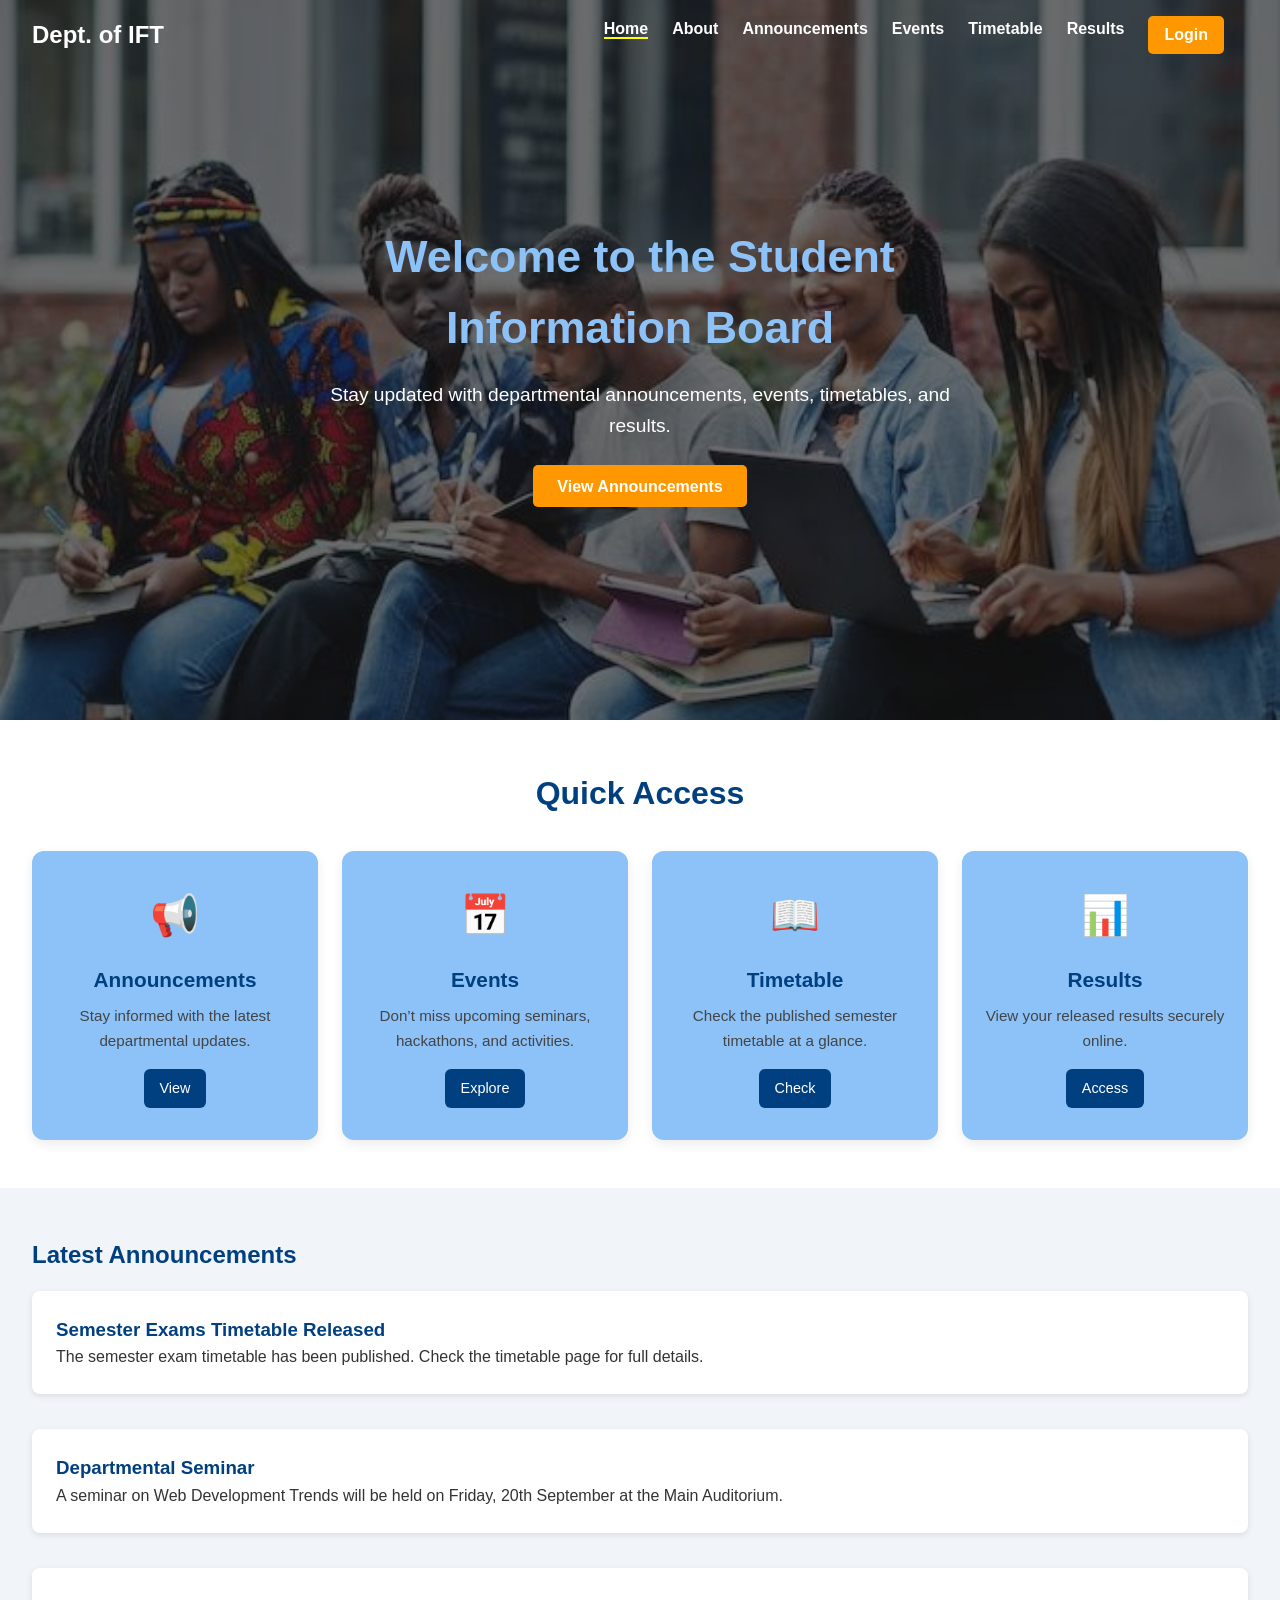
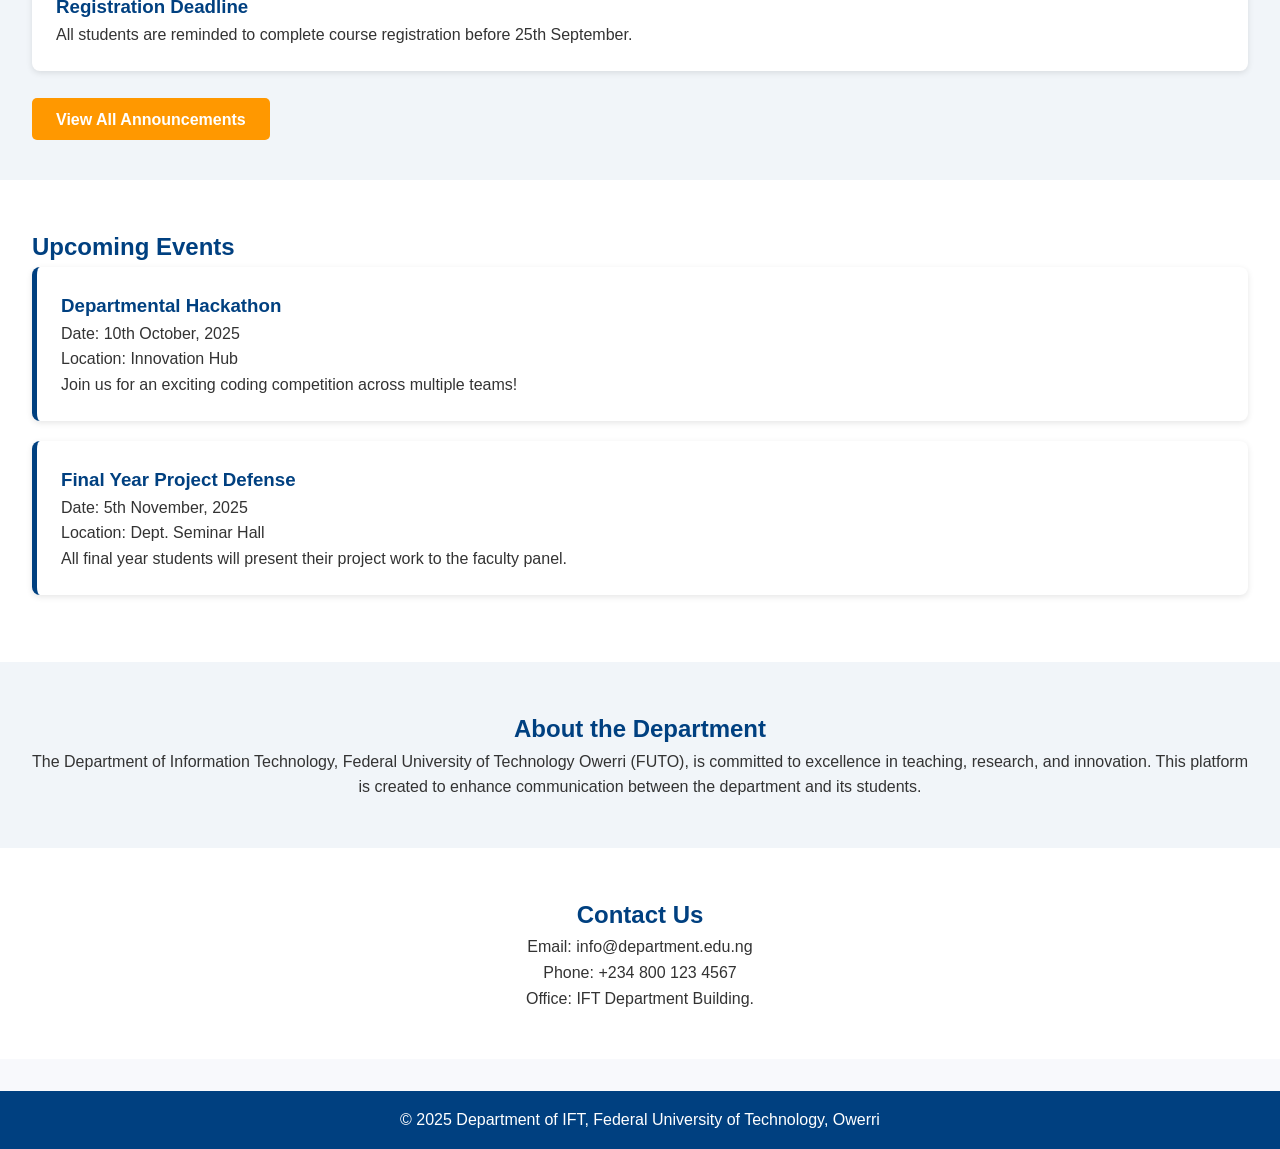
<file: index.html>
<!DOCTYPE html>
<html lang="en">
<head>
  <meta charset="UTF-8">
  <meta name="viewport" content="width=device-width, initial-scale=1.0">
  <title>Student Information Board | Department of IFT</title>
  <link rel="stylesheet" href="./styles/styles.css">
  <link rel="icon" href="./images/naitlogo.jpg">
  <script src="./scripts/script.js" defer></script>
  <link rel="stylesheet" href="https://cdnjs.cloudflare.com/ajax/libs/font-awesome/6.4.0/css/all.min.css">
</head>
<body>
  <header class="site-header" id="mainHeader">
    <div class="logo">Dept. of IFT</div>

    <!-- Hamburger for Mobile -->
    <div class="menu-toggle" id="menuToggle">
      <i class="fas fa-bars"></i>
    </div>

    <nav class="navbar" id="navbarMenu">
      <ul>
        <li><a href="index.html" class="active">Home</a></li>
        <li><a href="about.html">About</a></li>
        <li><a href="announcements.html">Announcements</a></li>
        <li><a href="events.html">Events</a></li>
        <li><a href="timetable.html">Timetable</a></li>
        <li><a href="results.html">Results</a></li>

        <!-- Auth Buttons -->
        <li><a href="login.html" class="login-btn">Login</a></li>
        <li><a href="#" class="logout-btn" style="display: none;">Logout</a></li>

      </ul>
    </nav>
  </header>


  <!-- Hero Section -->
  <section class="hero">
    <div class="overlay">
      <div class="hero-text animate">
        <h1>Welcome to the Student Information Board</h1>
        <p>Stay updated with departmental announcements, events, timetables, and results.</p>
        <a href="announcements.html" class="btn">View Announcements</a>
      </div>
    </div>
  </section>

  <!-- Quick Links Section -->
  <section class="quick-links">
    <h2>Quick Access</h2>
    <div class="card-container">

      <div class="card animate">
        <div class="card-icon">📢</div>
        <h3>Announcements</h3>
        <p>Stay informed with the latest departmental updates.</p>
        <a href="announcements.html" class="card-btn">View</a>
      </div>

      <div class="card animate">
        <div class="card-icon">📅</div>
        <h3>Events</h3>
        <p>Don’t miss upcoming seminars, hackathons, and activities.</p>
      <a href="events.html" class="card-btn">Explore</a>
      </div>

      <div class="card animate">
        <div class="card-icon">📖</div>
        <h3>Timetable</h3>
        <p>Check the published semester timetable at a glance.</p>
        <a href="timetable.html" class="card-btn">Check</a>
      </div>

      <div class="card animate">
        <div class="card-icon">📊</div>
        <h3>Results</h3>
        <p>View your released results securely online.</p>
        <a href="results.html" class="card-btn">Access</a>
      </div>

    </div>
  </section>


  <!-- Latest Announcements -->
  <section class="latest-announcements animate">
    <h2>Latest Announcements</h2>
    <div class="announcement-list">
      <article class="announcement">
        <h3>Semester Exams Timetable Released</h3>
        <p>The semester exam timetable has been published. Check the timetable page for full details.</p>
      </article>
      <article class="announcement">
        <h3>Departmental Seminar</h3>
        <p>A seminar on Web Development Trends will be held on Friday, 20th September at the Main Auditorium.</p>
      </article>
      <article class="announcement">
        <h3>Registration Deadline</h3>
        <p>All students are reminded to complete course registration before 25th September.</p>
      </article>
    </div>
    <a href="announcements.html" class="btn">View All Announcements</a>
  </section>

  <!-- Upcoming Events -->
  <section class="events animate">
    <h2>Upcoming Events</h2>
    <div class="event-card">
      <h3>Departmental Hackathon</h3>
      <p>Date: 10th October, 2025</p>
      <p>Location: Innovation Hub</p>
      <p>Join us for an exciting coding competition across multiple teams!</p>
    </div>
    <div class="event-card">
      <h3>Final Year Project Defense</h3>
      <p>Date: 5th November, 2025</p>
      <p>Location: Dept. Seminar Hall</p>
      <p>All final year students will present their project work to the faculty panel.</p>
    </div>
  </section>

  <!-- Department Info -->
  <section class="about animate">
    <h2>About the Department</h2>
    <p>
      The Department of Information Technology, Federal University of Technology Owerri (FUTO), 
      is committed to excellence in teaching, research, and innovation. 
      This platform is created to enhance communication between the department and its students.
    </p>
  </section>

  <!-- Contact Section -->
  <section class="contact animate">
    <h2>Contact Us</h2>
    <p>Email: info@department.edu.ng</p>
    <p>Phone: +234 800 123 4567</p>
    <p>Office: IFT Department Building.</p>
  </section>

  <!-- Footer -->
  <footer class="site-footer">
    <p>&copy; 2025 Department of IFT, Federal University of Technology, Owerri</p>
  </footer>

  <script src="./scripts/global.js" defer></script>
</body>
</html>
</file>
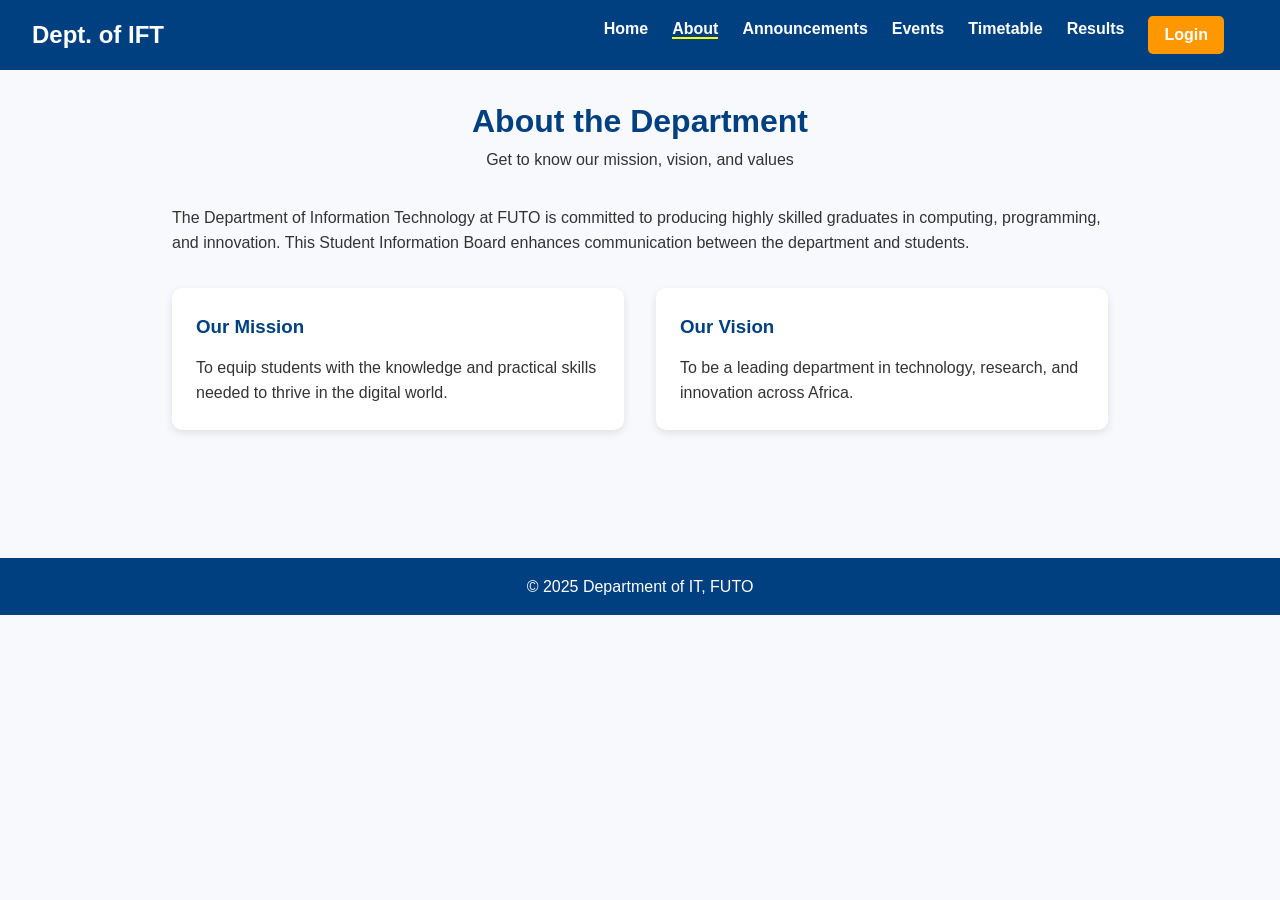
<file: about.html>
<!DOCTYPE html>
<html lang="en">
<head>
    <meta charset="UTF-8">
    <meta name="viewport" content="width=device-width, initial-scale=1.0">
    <title>About | Student Information Board</title>
    <link rel="stylesheet" href="./styles/global.css">
    <link rel="stylesheet" href="./styles/about.css">
    <link rel="icon" href="./images/naitlogo.jpg">
    <script src="./scripts/script.js" defer></script>
    <link rel="stylesheet" href="https://cdnjs.cloudflare.com/ajax/libs/font-awesome/6.4.0/css/all.min.css">
</head>
<body>
    <!-- Header (reuse navbar) -->
    <header class="site-header" id="mainHeader">
        <div class="logo">Dept. of IFT</div>

        <!-- Hamburger for Mobile -->
        <div class="menu-toggle" id="menuToggle">
        <i class="fas fa-bars"></i>
        </div>

        <nav class="navbar" id="navbarMenu">
        <ul>
            <li><a href="index.html">Home</a></li>
            <li><a href="about.html" class="active">About</a></li>
            <li><a href="announcements.html">Announcements</a></li>
            <li><a href="events.html">Events</a></li>
            <li><a href="timetable.html">Timetable</a></li>
            <li><a href="results.html">Results</a></li>

            <!-- Auth Buttons -->
            <li><a href="login.html" class="login-btn">Login</a></li>
            <li><a href="#" class="logout-btn" style="display: none;">Logout</a></li>

        </ul>
        </nav>
    </header>

    <!-- About Section -->
    <main class="page-container">
        <div class="page-header">
            <h2>About the Department</h2>
            <p>Get to know our mission, vision, and values</p>
        </div>

        <p>
            The Department of Information Technology at FUTO is committed to producing highly skilled
            graduates in computing, programming, and innovation. This Student Information Board enhances
            communication between the department and students.
        </p>

        <div class="about-section">
            <div class="about-card animate">
                <h3>Our Mission</h3>
                <p>To equip students with the knowledge and practical skills needed to thrive in the digital world.</p>
            </div>
            <div class="about-card animate">
                <h3>Our Vision</h3>
                <p>To be a leading department in technology, research, and innovation across Africa.</p>
            </div>
        </div>
    </main>


    <footer class="site-footer">
        <p>&copy; 2025 Department of IT, FUTO</p>
    </footer>

    <script src="./scripts/global.js" defer></script>
</body>
</html>
</file>
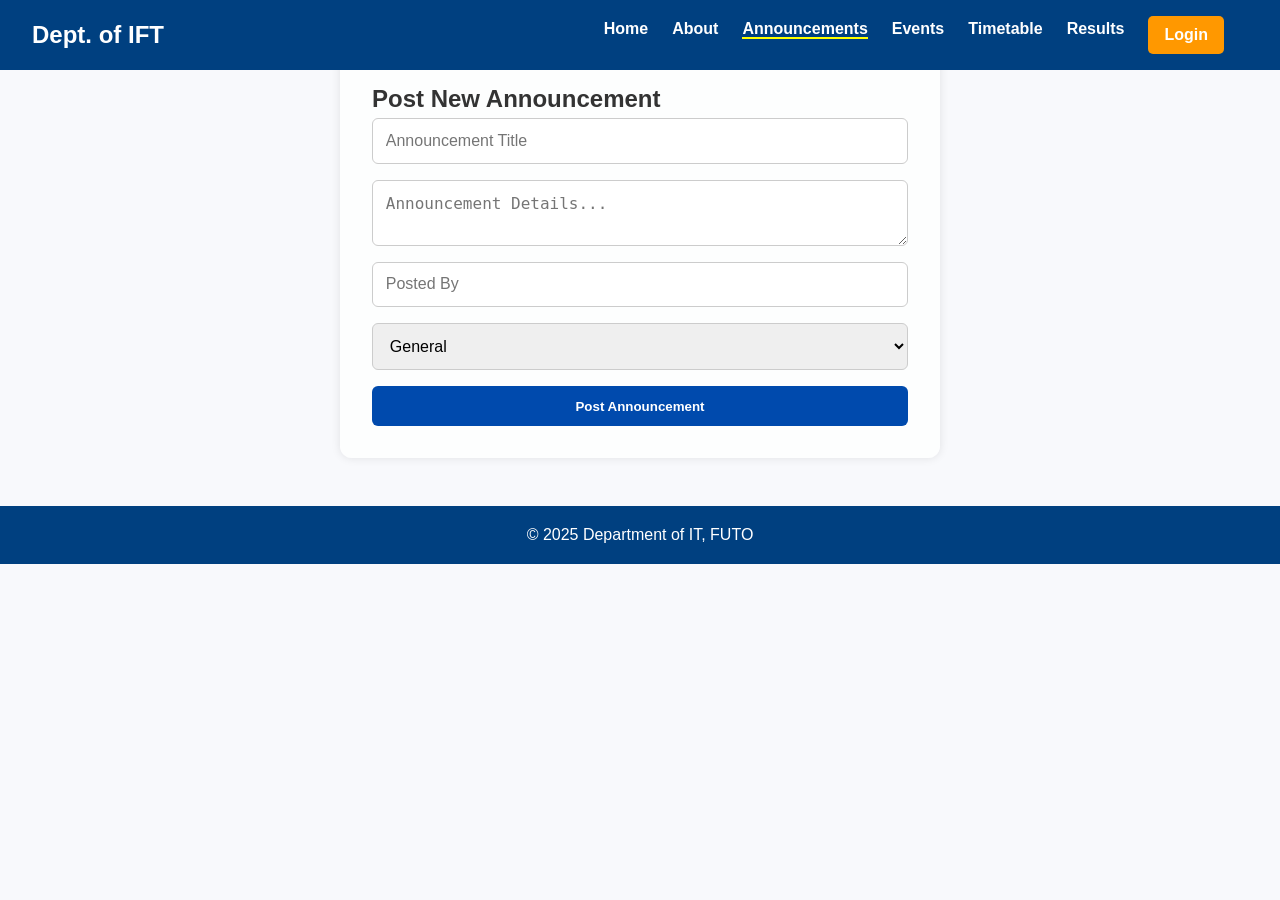
<file: admin_announcement.html>
<!DOCTYPE html>
<html lang="en">
<head>
    <meta charset="UTF-8">
    <meta name="viewport" content="width=device-width, initial-scale=1.0">
    <title>Announcements | Student Information Board</title>
    <link rel="stylesheet" href="./styles/global.css">
    <link rel="stylesheet" href="./styles/admin.css" />
    <link rel="icon" href="./images/naitlogo.jpg">
    <script src="./scripts/script.js" defer></script>
    <script src="./scripts/add_announcement.js" defer></script>
    <link rel="stylesheet" href="https://cdnjs.cloudflare.com/ajax/libs/font-awesome/6.4.0/css/all.min.css">
</head>
<body>
    <!-- Header (reuse navbar) -->
    <header class="site-header" id="mainHeader">
      <div class="logo">Dept. of IFT</div>

      <!-- Hamburger for Mobile -->
      <div class="menu-toggle" id="menuToggle">
        <i class="fas fa-bars"></i>
      </div>

      <nav class="navbar" id="navbarMenu">
        <ul>
          <li><a href="index.html">Home</a></li>
          <li><a href="about.html">About</a></li>
          <li><a href="announcements.html" class="active">Announcements</a></li>
          <li><a href="events.html">Events</a></li>
          <li><a href="timetable.html">Timetable</a></li>
          <li><a href="results.html">Results</a></li>

          <!-- Auth Buttons -->
          <li><a href="login.html" class="login-btn">Login</a></li>
          <li><a href="#" class="logout-btn" style="display: none;">Logout</a></li>
        </ul>
      </nav>
    </header>

    <main class="page-container">
        <h2>Post New Announcement</h2>

        <form id="announcementForm" class="admin-form">
            <input type="text" id="title" placeholder="Announcement Title" required />
            <textarea id="content" placeholder="Announcement Details..." required></textarea>
            <input type="text" id="posted_by" placeholder="Posted By" required />
            <select id="category">
                <option value="general">General</option>
                <option value="exam">Exam</option>
                <option value="event">Event</option>
            </select>
            <button type="submit" class="btn">Post Announcement</button>
        </form>
        <p id="message"></p>
    </main>


  <footer class="site-footer">
    <p>&copy; 2025 Department of IT, FUTO</p>
  </footer>

  <script src="./scripts/global.js" defer></script>
</body>
</html>
</file>
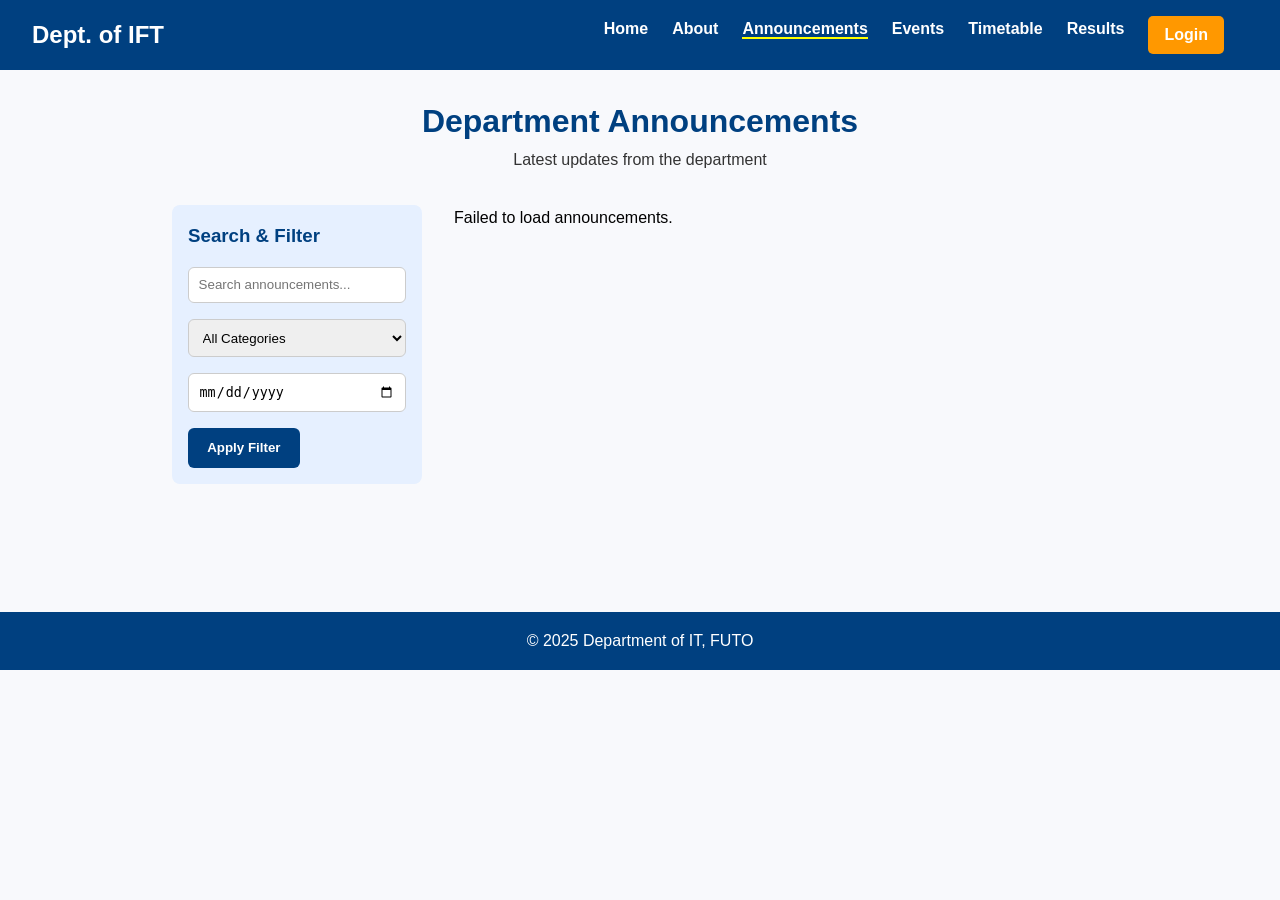
<file: announcements.html>
<!DOCTYPE html>
<html lang="en">
<head>
    <meta charset="UTF-8">
    <meta name="viewport" content="width=device-width, initial-scale=1.0">
    <title>Announcements | Student Information Board</title>
    <link rel="stylesheet" href="./styles/global.css">
    <link rel="stylesheet" href="./styles/announcements.css">
    <link rel="icon" href="./images/naitlogo.jpg">
    <script src="./scripts/script.js" defer></script>
    <script src="./scripts/announcements.js" defer></script>
    <link rel="stylesheet" href="https://cdnjs.cloudflare.com/ajax/libs/font-awesome/6.4.0/css/all.min.css">
</head>
<body>
    <!-- Header (reuse navbar) -->
    <header class="site-header" id="mainHeader">
      <div class="logo">Dept. of IFT</div>

      <!-- Hamburger for Mobile -->
      <div class="menu-toggle" id="menuToggle">
        <i class="fas fa-bars"></i>
      </div>

      <nav class="navbar" id="navbarMenu">
        <ul>
          <li><a href="index.html">Home</a></li>
          <li><a href="about.html">About</a></li>
          <li><a href="announcements.html" class="active">Announcements</a></li>
          <li><a href="events.html">Events</a></li>
          <li><a href="timetable.html">Timetable</a></li>
          <li><a href="results.html">Results</a></li>

          <!-- Auth Buttons -->
          <li><a href="login.html" class="login-btn">Login</a></li>
          <li><a href="#" class="logout-btn" style="display: none;">Logout</a></li>

        </ul>
      </nav>
    </header>

  <main class="page-container">
    <div class="page-header">
      <h2>Department Announcements</h2>
      <p>Latest updates from the department</p>
    </div>

    <div class="announcement-layout">
      <!-- Sidebar (Search + Filter) -->
      <aside class="sidebar">
        <h3>Search & Filter</h3>
        <input type="text" id="searchAnnouncements" placeholder="Search announcements...">
        <select id="filterCategory">
          <option value="">All Categories</option>
          <option value="exam">Exams</option>
          <option value="event">Events</option>
          <option value="general">General</option>
        </select>
        <input type="date" id="filterDate">
        <button class="btn">Apply Filter</button>
      </aside>

      <!-- Announcement List -->
      <section class="announcements">
        <div class="announcement animate">
          <h3>Semester Exams Timetable Released</h3>
          <p><strong>Date:</strong> Sept 15, 2025</p>
          <p>The semester exam timetable has been published. Check the timetable page for details.</p>
        </div>

        <div class="announcement animate">
          <h3>Departmental Seminar</h3>
          <p><strong>Date:</strong> Sept 10, 2025</p>
          <p>A seminar on Web Development Trends will be held on Friday, 20th September at the Main Auditorium.</p>
        </div>
      </section>
    </div>
  </main>


  <footer class="site-footer">
    <p>&copy; 2025 Department of IT, FUTO</p>
  </footer>

  <script src="./scripts/global.js" defer></script>
</body>
</html>
</file>
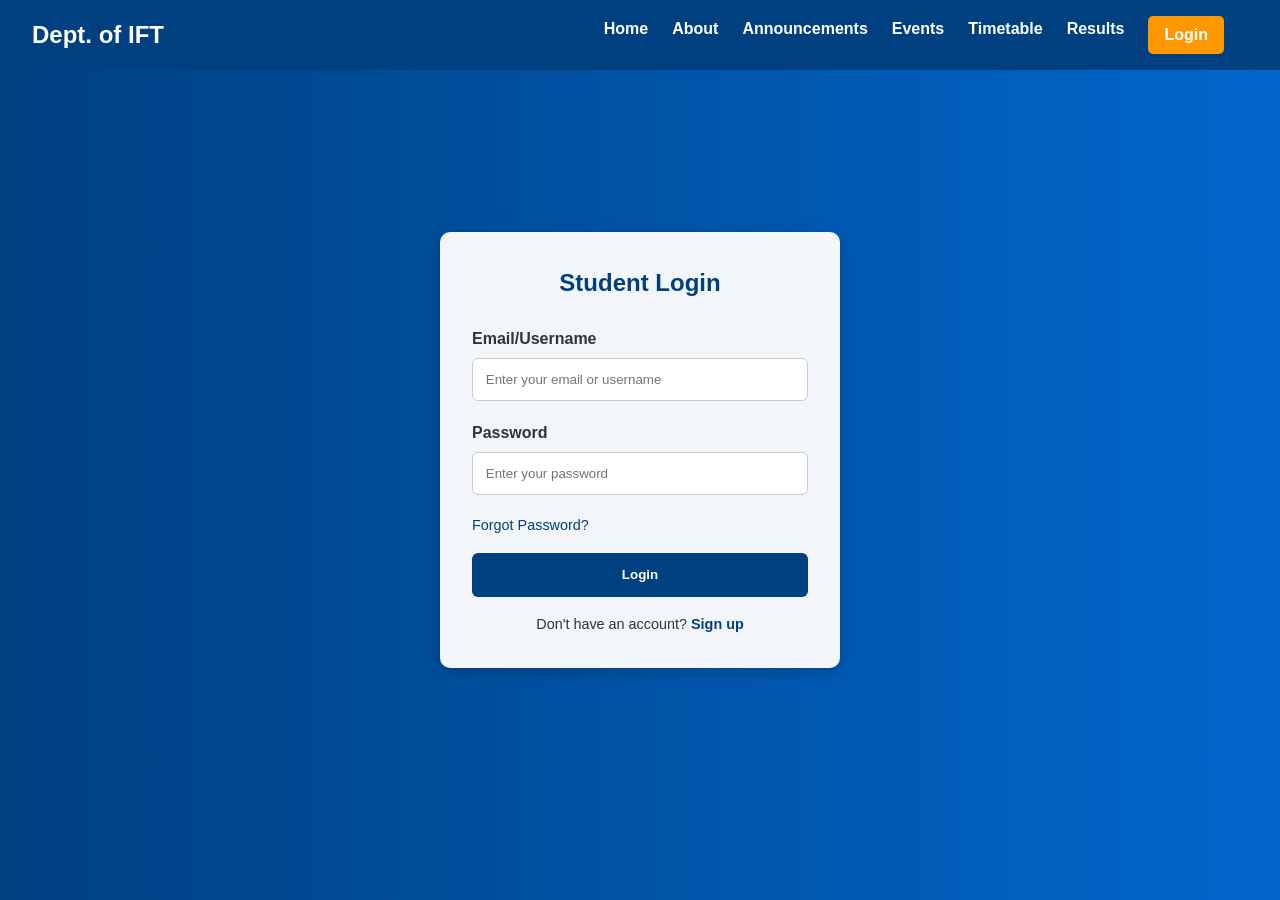
<file: events.html>
<!DOCTYPE html>
<html lang="en">
<head>
  <meta charset="UTF-8">
  <meta name="viewport" content="width=device-width, initial-scale=1.0">
  <title>Events | Student Information Board</title>
  <link rel="stylesheet" href="./styles/global.css">
  <link rel="stylesheet" href="./styles/events.css">
  <link rel="icon" href="./images/naitlogo.jpg">
  <script src="./scripts/script.js" defer></script>
  <link rel="stylesheet" href="https://cdnjs.cloudflare.com/ajax/libs/font-awesome/6.4.0/css/all.min.css">
</head>
<body>
    <!-- Navbar -->
    <header class="site-header" id="mainHeader">
      <div class="logo">Dept. of IFT</div>

      <!-- Hamburger for Mobile -->
      <div class="menu-toggle" id="menuToggle">
        <i class="fas fa-bars"></i>
      </div>

      <nav class="navbar" id="navbarMenu">
        <ul>
          <li><a href="index.html">Home</a></li>
          <li><a href="about.html">About</a></li>
          <li><a href="announcements.html">Announcements</a></li>
          <li><a href="events.html" class="active">Events</a></li>
          <li><a href="timetable.html">Timetable</a></li>
          <li><a href="results.html">Results</a></li>

          <!-- Auth Buttons -->
          <li><a href="login.html" class="login-btn">Login</a></li>
          <li><a href="#" class="logout-btn" style="display: none;">Logout</a></li>

        </ul>
      </nav>
    </header>

    <!-- Events Page -->
    <main class="page-container">
        <div class="page-header">
        <h2>Upcoming Events</h2>
        <p>Stay updated with departmental activities</p>
        </div>

      <div class="event-layout">
        <!-- Sidebar Filter -->
        <aside class="sidebar">
            <h3>Filter Events</h3>
            <input type="text" id="searchEvents" placeholder="Search events...">
            <select id="filterType">
            <option value="">All Events</option>
            <option value="seminar">Seminars</option>
            <option value="workshop">Workshops</option>
            <option value="hackathon">Hackathons</option>
            </select>
            <input type="date" id="filterEventDate">
            <button class="btn">Apply Filter</button>
        </aside>

        <!-- Event Cards -->
        <section class="events">
            <div class="event-card">
              <h3>Departmental Hackathon</h3>
              <p><strong>Date:</strong> 10th October, 2025</p>
              <p><strong>Location:</strong> Innovation Hub</p>
              <p>Join us for an exciting coding competition across multiple teams!</p>
            </div>
            <div class="event-card">
              <h3>Final Year Project Defense</h3>
              <p><strong>Date:</strong> 5th November, 2025</p>
              <p><strong>Location:</strong> Dept. Seminar Hall</p>
              <p>All final year students will present their project work to the faculty panel.</p>
            </div>
        </section>
        </div>
    </main>

  <footer class="site-footer">
    <p>&copy; 2025 Department of IT, FUTO</p>
  </footer>

  <script>
        const user = JSON.parse(localStorage.getItem("user"));
        if (!user) {
            alert("Please log in first.");
            window.location.href = "login.html";
        }
  </script>

  <script src="./scripts/events.js" defer></script>
  <script src="./scripts/global.js" defer></script>
</body>
</html>
</file>
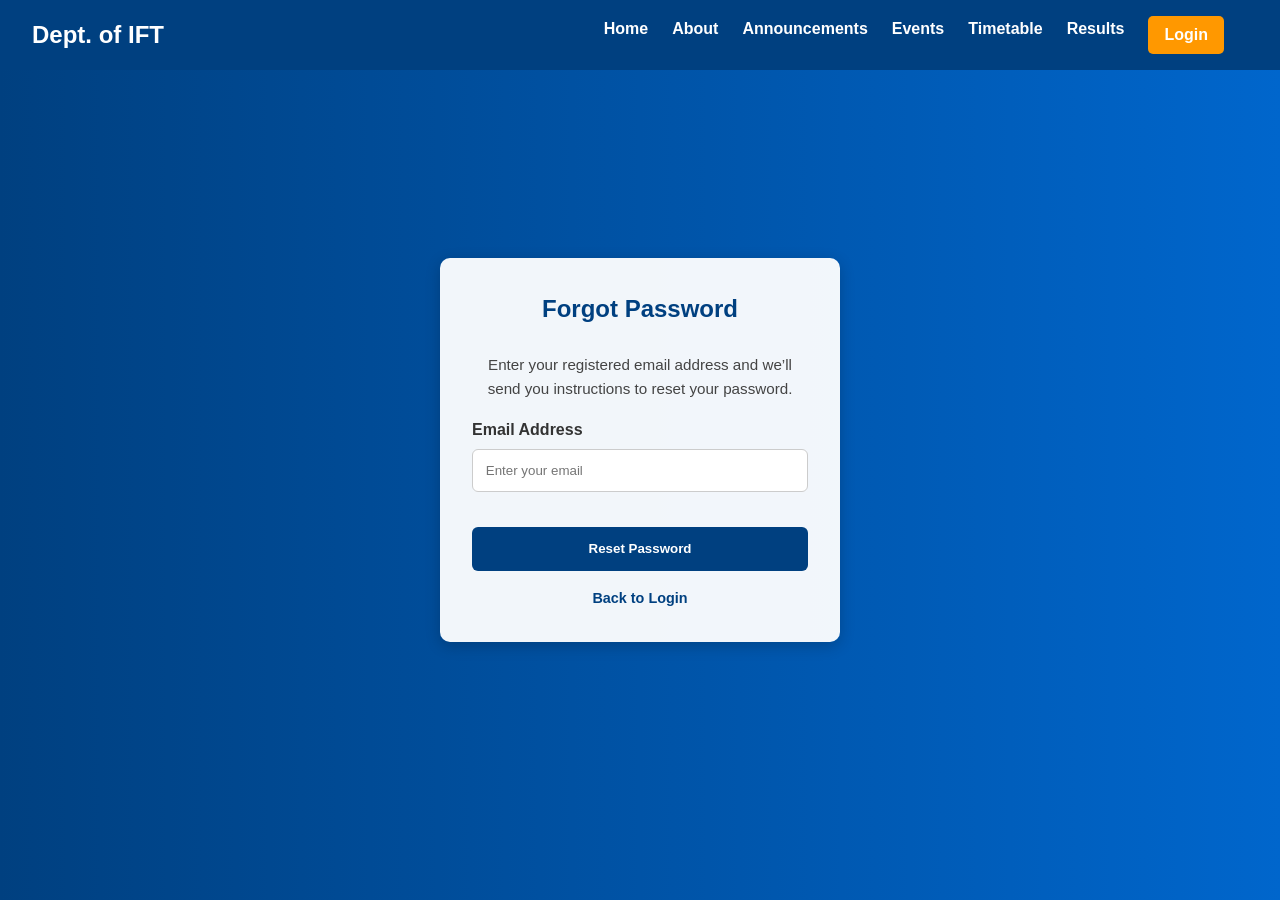
<file: forgot.html>
<!DOCTYPE html>
<html lang="en">
<head>
  <meta charset="UTF-8">
  <meta name="viewport" content="width=device-width, initial-scale=1.0">
  <title>Forgot Password | Student Information Board</title>
  <link rel="stylesheet" href="./styles/styles.css">
  <link rel="stylesheet" href="./styles/global.css">
  <link rel="icon" href="./images/naitlogo.jpg">
  <script src="./scripts/login.js" defer></script>
  <script src="./scripts/script.js" defer></script>
  <link rel="stylesheet" href="https://cdnjs.cloudflare.com/ajax/libs/font-awesome/6.4.0/css/all.min.css">
</head>
<body class="auth-body">
  <header class="site-header" id="mainHeader">
        <div class="logo">Dept. of IFT</div>

        <!-- Hamburger for Mobile -->
        <div class="menu-toggle" id="menuToggle">
        <i class="fas fa-bars"></i>
        </div>

        <nav class="navbar" id="navbarMenu">
        <ul>
            <li><a href="index.html">Home</a></li>
            <li><a href="about.html">About</a></li>
            <li><a href="announcements.html">Announcements</a></li>
            <li><a href="events.html">Events</a></li>
            <li><a href="timetable.html">Timetable</a></li>
            <li><a href="results.html">Results</a></li>

            <!-- Auth Buttons -->
            <li><a href="login.html" class="login-btn">Login</a></li>
            <li><a href="#" class="logout-btn" style="display: none;">Logout</a></li>

        </ul>
        </nav>
  </header>

  <div class="auth-container">
    <h2>Forgot Password</h2>
    <p class="auth-info">Enter your registered email address and we’ll send you instructions to reset your password.</p>

    <form class="auth-form" id="forgotForm">
      <div class="form-group">
        <label for="forgotEmail">Email Address</label>
        <input type="email" id="forgotEmail" placeholder="Enter your email" required>
      </div>
      <button type="submit" class="btn">Reset Password</button>
      <p class="auth-link"><a href="login.html">Back to Login</a></p>
    </form>
  </div>

  <script src="./scripts/global.js" defer></script>
</body>
</html>
</file>
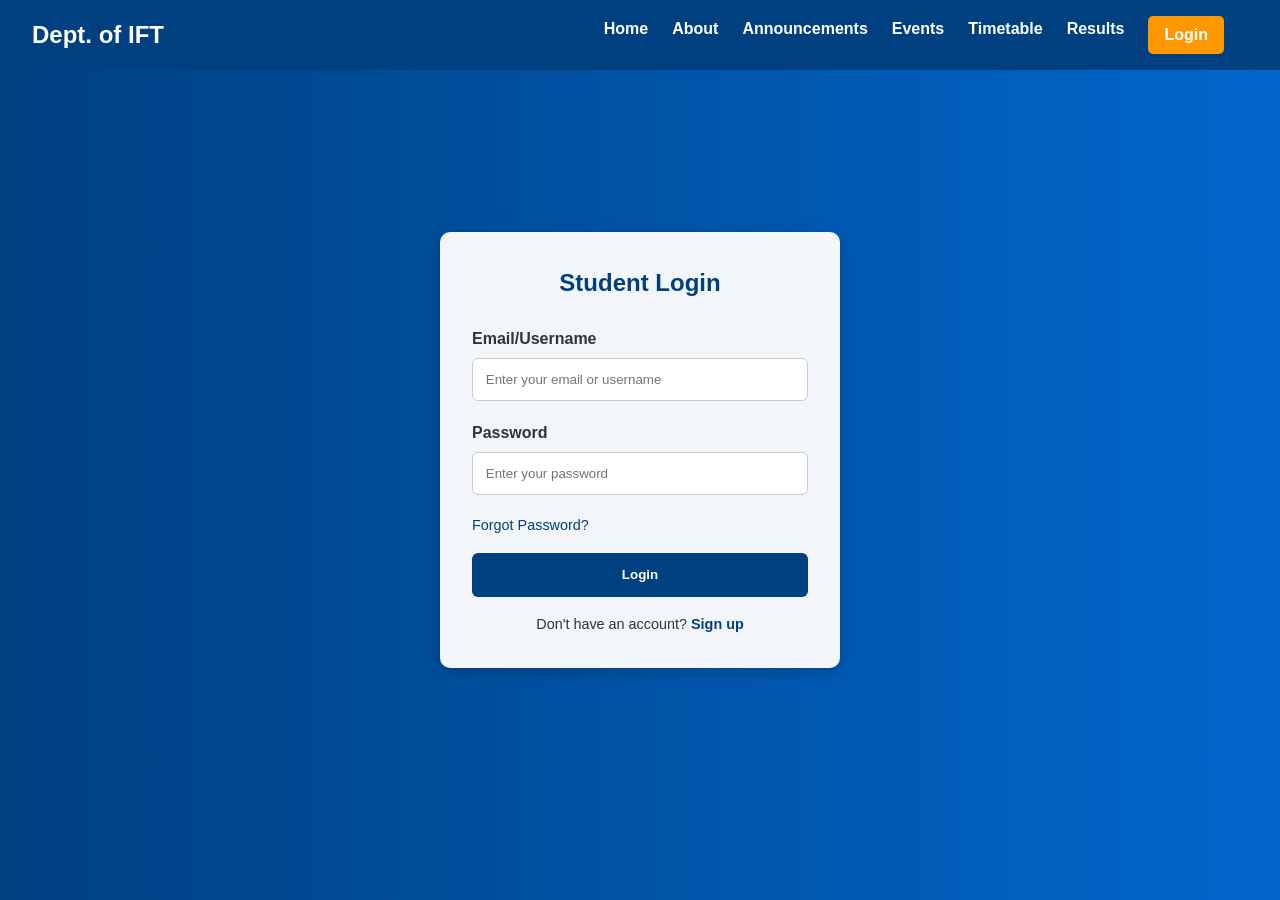
<file: login.html>
<!DOCTYPE html>
<html lang="en">
<head>
    <meta charset="UTF-8">
    <meta name="viewport" content="width=device-width, initial-scale=1.0">
    <title>Login | Student Information Board</title>
    <link rel="stylesheet" href="./styles/styles.css">
    <link rel="stylesheet" href="./styles/global.css">
    <link rel="icon" href="./images/naitlogo.jpg">
    <script src="./scripts/script.js" defer></script>
    <script src="./scripts/login.js" defer></script>
    <link rel="stylesheet" href="https://cdnjs.cloudflare.com/ajax/libs/font-awesome/6.4.0/css/all.min.css">
</head>
<body class="auth-body">
  <header class="site-header" id="mainHeader">
        <div class="logo">Dept. of IFT</div>

        <!-- Hamburger for Mobile -->
        <div class="menu-toggle" id="menuToggle">
        <i class="fas fa-bars"></i>
        </div>

        <nav class="navbar" id="navbarMenu">
        <ul>
            <li><a href="index.html">Home</a></li>
            <li><a href="about.html">About</a></li>
            <li><a href="announcements.html">Announcements</a></li>
            <li><a href="events.html">Events</a></li>
            <li><a href="timetable.html">Timetable</a></li>
            <li><a href="results.html">Results</a></li>

            <!-- Auth Buttons -->
            <li><a href="login.html" class="login-btn">Login</a></li>
            <li><a href="#" class="logout-btn" style="display: none;">Logout</a></li>

        </ul>
        </nav>
  </header>

  <div class="auth-container">
    <h2>Student Login</h2>

    <form class="auth-form" id="loginForm">
        <div class="form-group">
            <label for="email">Email/Username</label>
            <input type="text" id="loginEmail" placeholder="Enter your email or username" required>
        </div>
        <!-- =============== -->
        <div class="form-group">
            <label for="password">Password</label>
            <input type="password" id="loginPassword" placeholder="Enter your password" required>
        </div>
        <!-- =============== -->
        <div class="new-group">
            <a href="forgot.html" class="forgot-link">Forgot Password?</a>
        </div>
      
      <button type="submit" class="btn">Login</button>
      <p class="auth-link">Don't have an account? <a href="signup.html">Sign up</a></p>
    </form>
    <p id="loginMessage"></p>
  </div>

  <script src="./scripts/global.js" defer></script>
</body>
</html>
</file>
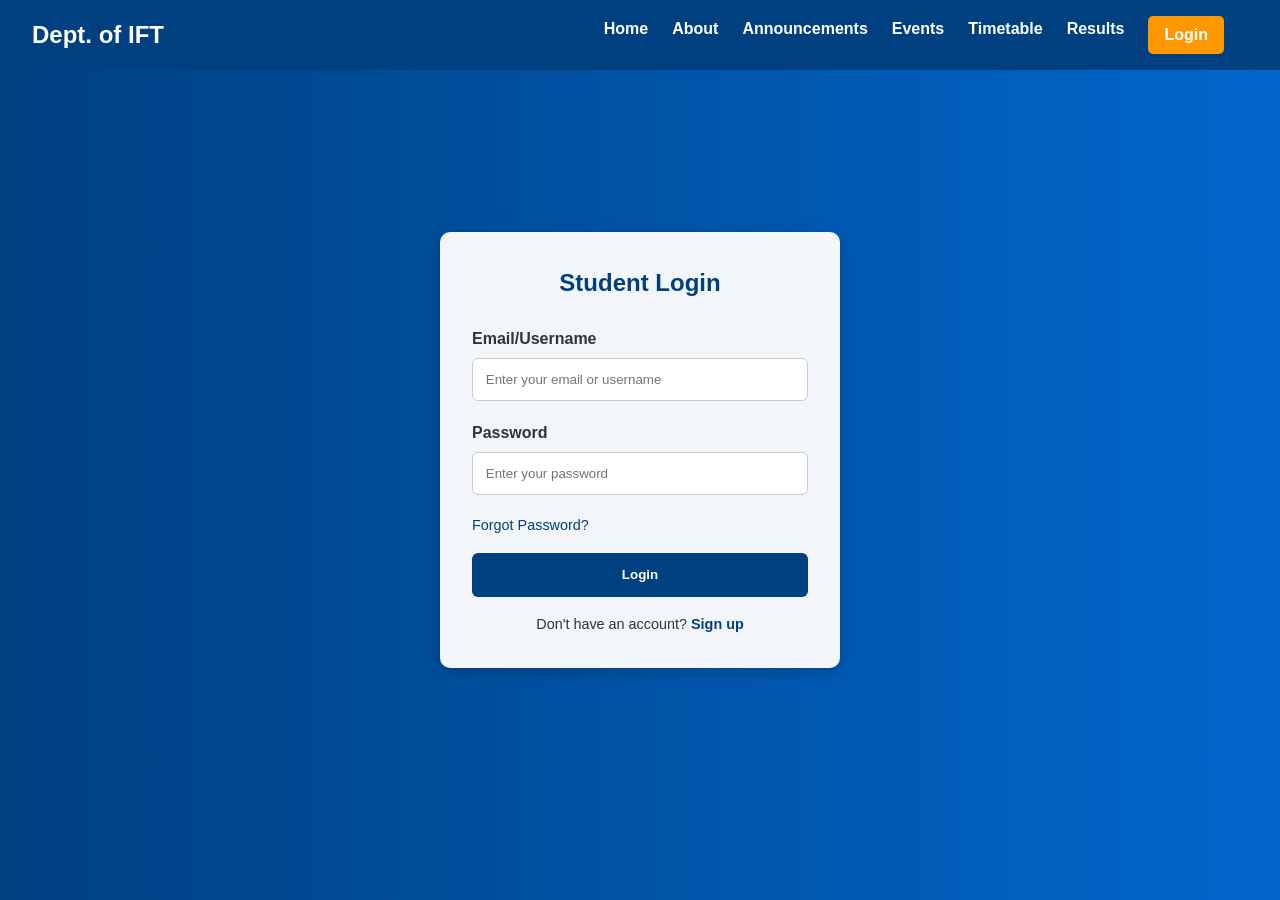
<file: results.html>
<!DOCTYPE html>
<html lang="en">
<head>
    <meta charset="UTF-8">
    <meta name="viewport" content="width=device-width, initial-scale=1.0">
    <title>Results | Student Information Board</title>
    <link rel="stylesheet" href="./styles/global.css">
    <link rel="stylesheet" href="./styles/results.css">
    <link rel="icon" href="./images/naitlogo.jpg">
    <script src="./scripts/script.js" defer></script>
    <link rel="stylesheet" href="https://cdnjs.cloudflare.com/ajax/libs/font-awesome/6.4.0/css/all.min.css">
</head>
<body>
    <!-- Header (reuse navbar) -->
    <header class="site-header" id="mainHeader">
        <div class="logo">Dept. of IFT</div>

        <!-- Hamburger for Mobile -->
        <div class="menu-toggle" id="menuToggle">
        <i class="fas fa-bars"></i>
        </div>

        <nav class="navbar" id="navbarMenu">
        <ul>
            <li><a href="index.html">Home</a></li>
            <li><a href="about.html">About</a></li>
            <li><a href="announcements.html">Announcements</a></li>
            <li><a href="events.html">Events</a></li>
            <li><a href="timetable.html">Timetable</a></li>
            <li><a href="results.html" class="active">Results</a></li>

            <!-- Auth Buttons -->
            <li><a href="login.html" class="login-btn">Login</a></li>
            <li><a href="#" class="logout-btn" style="display: none;">Logout</a></li>

        </ul>
        </nav>
    </header>

    <!-- <main class="page-container">
        <div class="page-header">
            <h2>Check Your Results</h2>
            <p>Enter your details to view your academic results</p>
        </div>

        <form class="result-form" id="resultForm">
            <div class="form-group">
            <label for="studentId">Matric Number</label>
            <input type="text" id="studentId" placeholder="Enter your matric number" required>
            </div>
            <button type="submit" class="btn">Check Results</button>
        </form>

        <!-- Placeholder for results -->
        <!-- <table class="result-table">
            <thead>
            <tr>
                <th>Course Code</th>
                <th>Course Title</th>
                <th>Grade</th>
            </tr>
            </thead>
            <tbody>
            <tr>
                <td>CIT306</td>
                <td>Web Design & Programming</td>
                <td>A</td>
            </tr>
            <tr>
                <td>CIT304</td>
                <td>Database Systems</td>
                <td>B</td>
            </tr>
            </tbody>
        </table>
    </main>  -->

    <main class="page-container">
        <div class="page-header">
            <h2>Your Academic Results</h2>
            <p>View your semester results below.</p>
        </div>

        <div id="resultsContainer" class="results-table">
            <p>Loading your results...</p>
        </div>
    </main>

    <footer class="site-footer">
        <p>&copy; 2025 Department of IT, FUTO</p>
    </footer>

    <script>
        const user = JSON.parse(localStorage.getItem("user"));
        if (!user) {
            alert("Please log in first.");
            window.location.href = "login.html";
        }
    </script>
    <script src="./scripts/global.js" defer></script>
    <script src="./scripts/results.js" defer></script>
</body>
</html>
</file>
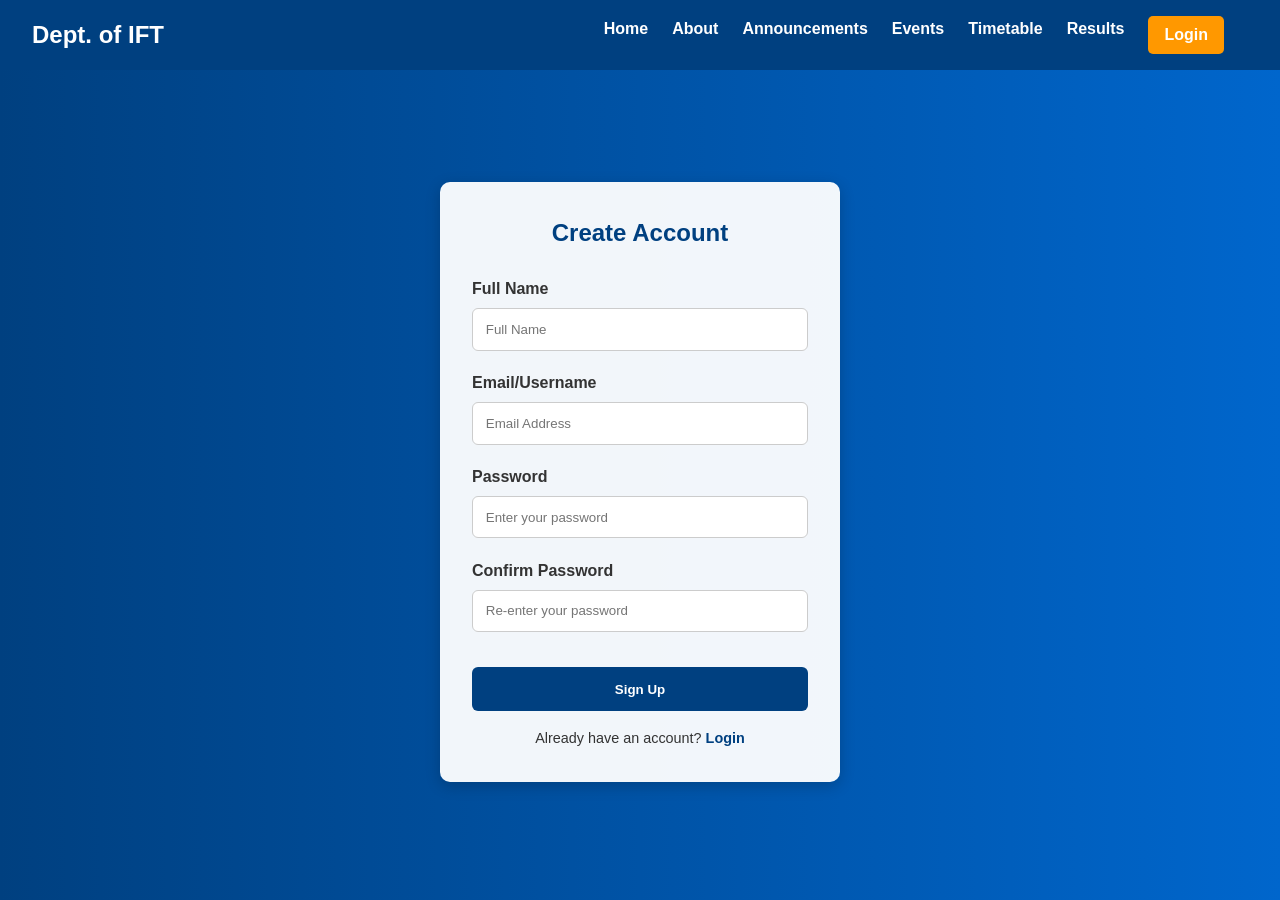
<file: signup.html>
<!DOCTYPE html>
<html lang="en">
<head>
  <meta charset="UTF-8">
  <meta name="viewport" content="width=device-width, initial-scale=1.0">
  <title>Signup | Student Information Board</title>
  <link rel="stylesheet" href="./styles/styles.css">
  <link rel="stylesheet" href="./styles/global.css">
  <link rel="icon" href="./images/naitlogo.jpg">
  <script src="./scripts/script.js" defer></script>
  <script src="./scripts/signup.js" defer></script>
  <link rel="stylesheet" href="https://cdnjs.cloudflare.com/ajax/libs/font-awesome/6.4.0/css/all.min.css">
</head>
<body class="auth-body">
  <header class="site-header" id="mainHeader">
        <div class="logo">Dept. of IFT</div>

        <!-- Hamburger for Mobile -->
        <div class="menu-toggle" id="menuToggle">
        <i class="fas fa-bars"></i>
        </div>

        <nav class="navbar" id="navbarMenu">
        <ul>
            <li><a href="index.html">Home</a></li>
            <li><a href="about.html">About</a></li>
            <li><a href="announcements.html">Announcements</a></li>
            <li><a href="events.html">Events</a></li>
            <li><a href="timetable.html">Timetable</a></li>
            <li><a href="results.html">Results</a></li>

            <!-- Auth Buttons -->
            <li><a href="login.html" class="login-btn">Login</a></li>
            <li><a href="#" class="logout-btn" style="display: none;">Logout</a></li>

        </ul>
        </nav>
  </header>

  <div class="auth-container signy">
    <h2>Create Account</h2>
    <form class="auth-form" id="signupForm">
      <div class="form-group">
        <label for="fullname">Full Name</label>
        <input type="text" id="signupName" placeholder="Full Name" required>
      </div>

      <div class="form-group">
        <label for="email">Email/Username</label>
        <input type="email" id="signupEmail" placeholder="Email Address" required>
      </div>

      <div class="form-group">
        <label for="password">Password</label>
        <input type="password" id="signupPassword" placeholder="Enter your password" required>
      </div>

      <div class="form-group">
        <label for="confirm">Confirm Password</label>
        <input type="password" id="signupConfirm" placeholder="Re-enter your password" required>
      </div>
      
      <button type="submit" class="btn">Sign Up</button>
      <p class="auth-link">Already have an account? <a href="./login.html">Login</a></p>
    </form>
    <p id="signupMessage"></p>
  </div>

  <script src="./scripts/global.js" defer></script>
</body>
</html>
</file>
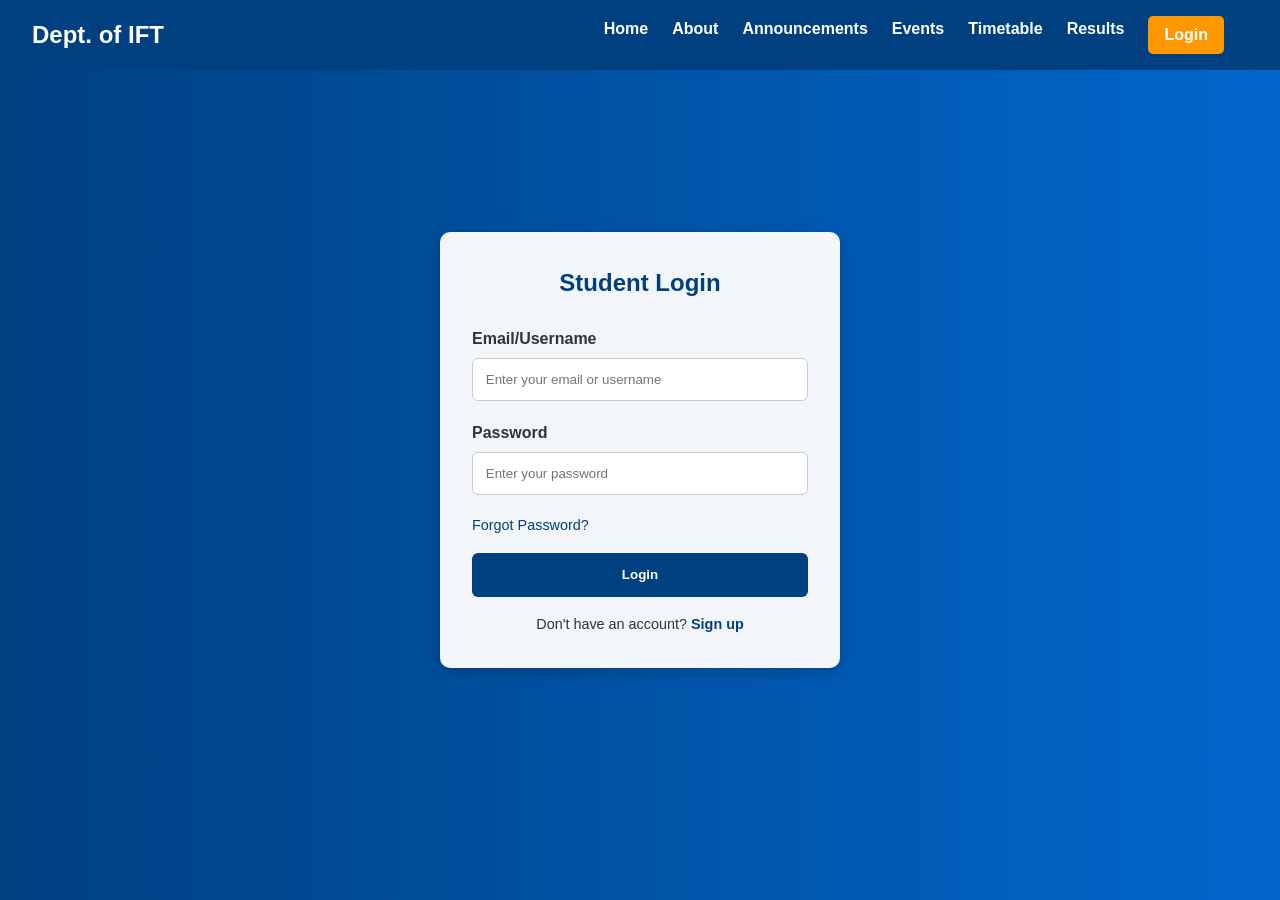
<file: timetable.html>
<!DOCTYPE html>
<html lang="en">
<head>
    <meta charset="UTF-8">
    <meta name="viewport" content="width=device-width, initial-scale=1.0">
    <title>About | Student Information Board</title>
    <link rel="stylesheet" href="./styles/global.css">
    <link rel="stylesheet" href="./styles/timetable.css">
    <link rel="icon" href="./images/naitlogo.jpg">
    <script src="./scripts/script.js"></script>
    <link rel="stylesheet" href="https://cdnjs.cloudflare.com/ajax/libs/font-awesome/6.4.0/css/all.min.css">
</head>
<body>
    <!-- Header (reuse navbar) -->
    <header class="site-header" id="mainHeader">
        <div class="logo">Dept. of IFT</div>

        <!-- Hamburger for Mobile -->
        <div class="menu-toggle" id="menuToggle">
        <i class="fas fa-bars"></i>
        </div>

        <nav class="navbar" id="navbarMenu">
        <ul>
            <li><a href="index.html">Home</a></li>
            <li><a href="about.html">About</a></li>
            <li><a href="announcements.html">Announcements</a></li>
            <li><a href="events.html">Events</a></li>
            <li><a href="timetable.html" class="active">Timetable</a></li>
            <li><a href="results.html">Results</a></li>

            <!-- Auth Buttons -->
            <li><a href="login.html" class="login-btn">Login</a></li>
            <li><a href="#" class="logout-btn" style="display: none;">Logout</a></li>

        </ul>
        </nav>
    </header>

    <main class="page-container">
        <div class="page-header">
            <h2>Department Timetable</h2>
            <p>Download the latest semester timetables</p>
        </div>

        <div class="timetable-list">
            <div class="timetable-card animate">
            <h3>2025/2026 First Semester</h3>
            <p>Published: Sept 12, 2025</p>
            <a href="files/timetable1.pdf" target="_blank">Download PDF</a>
            </div>
            <div class="timetable-card animate">
            <h3>2025/2026 Second Semester</h3>
            <p>Published: Feb 3, 2026</p>
            <a href="files/timetable2.pdf" target="_blank">Download PDF</a>
            </div>
        </div>
    </main>



    <footer class="site-footer">
        <p>&copy; 2025 Department of IT, FUTO</p>
    </footer>

    <script>
        const user = JSON.parse(localStorage.getItem("user"));
        if (!user) {
            alert("Please log in first.");
            window.location.href = "login.html";
        }
    </script>
    <script src="./scripts/global.js" defer></script>
</body>
</html>
</file>
<file: styles/styles.css>
/* Reset & Global */
* {
  margin: 0;
  padding: 0;
  box-sizing: border-box;
}

body {
  font-family: 'Segoe UI', sans-serif;
  color: #333;
  background: #f8f9fc;
  line-height: 1.6;
}

h1, h2, h3 {
  color: #004080;
}

/* Header */
/* Transparent Navbar on Hero */
.site-header {
  position: fixed;
  top: 0;
  left: 0;
  width: 100%;
  display: flex;
  justify-content: space-between;
  align-items: center;
  padding: 1rem 2rem;
  z-index: 1000;
  background: rgba(0, 64, 128, 0.0); /* Transparent blue */
  transition: background 0.3s ease;
}
.scrolled {
  background: #004080;
}
.site-header .logo {
  font-size: 1.5rem;
  font-weight: bold;
  color: white;
}
/* Desktop Navbar */
.navbar ul {
  list-style: none;
  display: flex;
  gap: 1.5rem;
}

.navbar a {
  color: white;
  text-decoration: none;
  font-weight: bold;
}

.navbar a.active, .navbar a:hover:not(.login-btn, .logout-btn){
  border-bottom: 2px solid yellow;
}

/* Hamburger (hidden on desktop) */
.menu-toggle {
  display: none;
  font-size: 2rem;
  cursor: pointer;
  color: white;
  z-index: 1101;
}


/* Hero Section */
.hero {
  position: relative;
  background: url('../images/hero-bg.jpeg') no-repeat center center/cover;
  color: white;
  text-align: center;
  height: 80vh; /* adjust for screen size */
  display: flex;
  justify-content: center;
  align-items: center;
}

.hero .overlay {
  background: rgba(24, 24, 24, 0.6); /* Black with 80% transparency */
  width: 100%;
  height: 100%;
  display: flex;
  justify-content: center;
  align-items: center;
}

.hero-text {
  max-width: 700px;
  padding: 2rem;
}

.hero h1 {
  font-size: 2.8rem;
  margin-bottom: 1rem;
  color: #8cc2f8;
}

.hero p {
  font-size: 1.2rem;
  margin-bottom: 2rem;
}
.btn {
  background: #ff9800;
  color: white;
  padding: 0.8rem 1.5rem;
  border-radius: 5px;
  text-decoration: none;
  font-weight: bold;
}

.btn:hover {
  background: #e68a00;
}

/* Quick Links */
.quick-links {
  padding: 3rem 2rem;
  background: #fff;
  text-align: center;
}

.quick-links h2 {
  font-size: 2rem;
  margin-bottom: 2rem;
  color: #004080;
}

.card-container {
  display: grid;
  grid-template-columns: repeat(auto-fit, minmax(220px, 1fr));
  gap: 1.5rem;
}

.card {
  background: #8cc2f8;
  border-radius: 12px;
  padding: 2rem 1rem;
  box-shadow: 0 4px 12px rgba(0,0,0,0.08);
  transition: transform 0.3s ease, box-shadow 0.3s ease;
}

.card:hover {
  transform: translateY(-8px);
  box-shadow: 0 6px 18px rgba(0,0,0,0.15);
}

.card-icon {
  font-size: 2.5rem;
  margin-bottom: 1rem;
}

.card h3 {
  font-size: 1.3rem;
  color: #004080;
  margin-bottom: 0.5rem;
}

.card p {
  font-size: 0.95rem;
  color: #444;
  margin-bottom: 1rem;
}

.card-btn {
  display: inline-block;
  padding: 0.5rem 1rem;
  background: #004080;
  color: white;
  border-radius: 6px;
  text-decoration: none;
  font-size: 0.9rem;
  transition: background 0.3s ease;
}

.card-btn:hover {
  background: #003366;
}


/* Announcements */
.latest-announcements {
  padding: 3rem 2rem;
  background: #f1f5f9;
}

.announcement-list {
  display: grid;
  gap: 1rem;
  margin: 1rem 0;
}

.announcement {
  background: white;
  padding: 1.2rem;
  border-radius: 8px;
  box-shadow: 0 2px 6px rgba(0,0,0,0.1);
}

/* Events */
.events {
  padding: 3rem 2rem;
  background: #fff;
}

.event-card {
  background: #e3f2fd;
  padding: 1.5rem;
  margin-bottom: 1rem;
  border-left: 5px solid #004080;
  border-radius: 5px;
}

/* About */
.about {
  padding: 3rem 2rem;
  background: #f1f5f9;
  text-align: center;
}

/* Contact */
.contact {
  padding: 3rem 2rem;
  background: #fff;
  text-align: center;
}

/* Footer */
.site-footer {
  background: #004080;
  color: white;
  text-align: center;
  padding: 1rem;
  margin-top: 2rem;
}

/* == For Login and Signup Page == */
/* Auth Pages */
.auth-body {
  display: flex;
  justify-content: center;
  align-items: center;
  min-height: 100vh;
  background: linear-gradient(to right, #004080, #0066cc);
  font-family: 'Segoe UI', sans-serif;
}

.auth-container {
  background: rgba(255, 255, 255, 0.95);
  padding: 2rem;
  border-radius: 10px;
  box-shadow: 0 4px 15px rgba(0,0,0,0.2);
  width: 100%;
  max-width: 400px;
  text-align: center;
}

.auth-container h2 {
  margin-bottom: 1.5rem;
  color: #004080;
}

.auth-form .form-group {
  margin-bottom: 1.2rem;
  text-align: left;
}
.new-group {
  display: flex;
  align-items: center;
  width: 100%;
  justify-content: space-between;
}

.auth-form label {
  display: block;
  margin-bottom: 0.4rem;
  font-weight: bold;
  color: #333;
}

.auth-form input {
  width: 100%;
  padding: 0.8rem;
  border: 1px solid #ccc;
  border-radius: 6px;
  outline: none;
}

.auth-form input:focus {
  border-color: #004080;
}

.auth-form .btn {
  width: 100%;
  padding: 0.9rem;
  background: #004080;
  color: white;
  border: none;
  border-radius: 6px;
  cursor: pointer;
  font-weight: bold;
  margin-top: 1rem;
}

.auth-form .btn:hover {
  background: #003366;
}

.auth-link {
  margin-top: 1rem;
  font-size: 0.9rem;
}

.auth-link a {
  color: #004080;
  text-decoration: none;
  font-weight: bold;
}

.auth-link a:hover {
  text-decoration: underline;
}
/* Forgot password link */
.forgot-link {
  float: right;
  font-size: 0.9rem;
  color: #004080;
  text-decoration: none;
}

.forgot-link:hover {
  text-decoration: underline;
}
/* Login button in navbar */
.login-btn {
  background: #ff9800;
  padding: 0.4rem 1rem;
  border-radius: 5px;
  color: white !important;
  font-weight: bold;
  transition: background 0.3s ease;
}

.login-btn:hover {
  background: hsl(36, 100%, 45%);
  border-bottom: none;
}

/* Logout button */
.logout-btn {
  background: crimson;
  padding: 0.4rem 1rem;
  border-radius: 5px;
  color: white !important;
  font-weight: bold;
  transition: background 0.3s ease;
}

.logout-btn:hover {
  background: darkred;
}
/* Forgot password info text */
.auth-info {
  font-size: 0.95rem;
  color: #444;
  margin-bottom: 1rem;
  text-align: center;
}

/* General page container */
.page-container {
  padding: 4rem 2rem;
  max-width: 900px;
  margin: auto;
}

.page-container h2 {
  margin-bottom: 1.5rem;
  color: #004080;
}

.announcement, .event-card {
  background: #fff;
  padding: 1.5rem;
  margin-bottom: 1.2rem;
  border-radius: 8px;
  box-shadow: 0 2px 6px rgba(0,0,0,0.1);
}

.signy {
  margin-top: 6rem;
  margin-bottom: 2rem;
}

/* Base hidden state */
.animate {
  opacity: 0;
  transform: translateY(30px);
  transition: opacity 0.8s ease-out, transform 0.8s ease-out;
}

/* When visible */
.animate.show {
  opacity: 1;
  transform: translateY(0);
}







/* Mobile full-screen nav */
@media (max-width: 768px) {
  .navbar {
    position: fixed;
    top: 0;
    right: -100%; /* start off screen */
    width: 100%;
    height: 100%;
    background: rgba(0, 64, 128, 0.6);
    backdrop-filter: blur(12px);
    display: flex;
    justify-content: center;
    align-items: center;
    transition: right 0.4s ease;
    z-index: 1100;
  }

  .navbar ul {
    flex-direction: column;
    gap: 1rem;
    text-align: center;
    font-size: 1.5rem;
  }

  .navbar.show {
    right: 0; /* slide into view */
  }

  .menu-toggle {
    display: block;
  }

  .hero h1 {
    line-height: 1.2;
  }

  .login-btn {
    display: inline-block;
    background: #ff9800;
    color: white !important;
    padding: 0.8rem;
    border-radius: 6px;
    width: 100%; /* make it full width */
    text-align: center;
    margin-top: 1rem;
  }

  .login-btn:hover {
    background: #e68a00;
  }

  .logout-btn {
    display: inline-block;
    width: 100%;
    text-align: center;
    margin-top: 1rem;
  }
}
</file>
<file: styles/global.css>
/* Reset */
* {
  margin: 0;
  padding: 0;
  box-sizing: border-box;
}

body {
  font-family: 'Segoe UI', sans-serif;
  background: #f8f9fc;
  color: #333;
  line-height: 1.6;
}

/* Navbar */
.site-header {
  position: fixed;
  top: 0;
  left: 0;
  width: 100%;
  display: flex;
  justify-content: space-between;
  align-items: center;
  background: #004080; /* site blue */
  padding: 1rem 2rem;
  z-index: 1000;
}

.site-header .logo {
  font-size: 1.5rem;
  font-weight: bold;
  color: white;
}

.navbar ul {
  list-style: none;
  display: flex;
  gap: 1.5rem;
}

.navbar a {
  color: white;
  text-decoration: none;
  font-weight: bold;
}

.navbar a.active,
.navbar a:hover {
  border-bottom: 2px solid yellow;
}

/* Footer */
.site-footer {
  background: #004080;
  color: white;
  text-align: center;
  padding: 1rem;
  margin-top: 2rem;
}

/* Hamburger (hidden on desktop) */
.menu-toggle {
  display: none;
  font-size: 2rem;
  cursor: pointer;
  color: white;
  z-index: 1101;
}

/* Buttons */
.btn {
  background: #004080;
  color: white;
  padding: 0.8rem 1.2rem;
  border-radius: 6px;
  text-decoration: none;
  font-weight: bold;
  display: inline-block;
  transition: background 0.3s ease;
  border: none;
}

.btn:hover {
  background: #003366;
}

/* Login button in navbar */
.login-btn {
  background: #ff9800;
  padding: 0.4rem 1rem;
  border-radius: 5px;
  color: white !important;
  font-weight: bold;
  transition: background 0.3s ease;
}

.login-btn:hover {
  background: hsl(36, 100%, 45%);
  border-bottom: none;
}

/* Logout button */
.logout-btn {
  background: crimson;
  padding: 0.4rem 1rem;
  border-radius: 5px;
  color: white !important;
  font-weight: bold;
  transition: background 0.3s ease;
}

.logout-btn:hover {
  background: darkred;
}
/* Forgot password info text */
.auth-info {
  font-size: 0.95rem;
  color: #444;
  margin-bottom: 1rem;
  text-align: center;
}

/* Base hidden state */
.animate {
  opacity: 0;
  transform: translateY(30px);
  transition: opacity 0.8s ease-out, transform 0.8s ease-out;
}

/* When visible */
.animate.show {
  opacity: 1;
  transform: translateY(0);
}

.announcements, .announcement {
  color: black !important;
  display: block !important;
  visibility: visible !important;
  opacity: 1 !important;
  min-height: 20px;
}




/* Mobile full-screen nav */
@media (max-width: 768px) {
  .navbar {
    position: fixed;
    top: 0;
    right: -100%; /* start off screen */
    width: 100%;
    height: 100%;
    background: rgba(0, 64, 128, 0.6);
    backdrop-filter: blur(12px);
    display: flex;
    justify-content: center;
    align-items: center;
    transition: right 0.4s ease;
    z-index: 1100;
  }

  .navbar ul {
    flex-direction: column;
    gap: 1rem;
    text-align: center;
    font-size: 1.5rem;
  }

  .navbar.show {
    right: 0; /* slide into view */
  }

  .menu-toggle {
    display: block;
  }

  .hero h1 {
    line-height: 1.2;
  }

  .login-btn {
    display: inline-block;
    background: #ff9800;
    color: white !important;
    padding: 0.8rem;
    border-radius: 6px;
    width: 100%; /* make it full width */
    text-align: center;
    margin-top: 1rem;
  }

  .login-btn:hover {
    background: #e68a00;
  }

  .logout-btn {
    display: inline-block;
    width: 100%;
    text-align: center;
    margin-top: 1rem;
  }
}
</file>
<file: styles/about.css>
.page-container {
  padding: 6rem 2rem;
  max-width: 1000px;
  margin: auto;
}

.page-header {
  text-align: center;
  margin-bottom: 2rem;
}

.page-header h2 {
  font-size: 2rem;
  color: #004080;
}

/* Mission / Vision layout */
.about-section {
  display: grid;
  grid-template-columns: 1fr 1fr;
  gap: 2rem;
  margin-top: 2rem;
}

.about-card {
  background: #fff;
  padding: 1.5rem;
  border-radius: 10px;
  box-shadow: 0 3px 8px rgba(0,0,0,0.1);
}

.about-card h3 {
  color: #004080;
  margin-bottom: 0.8rem;
}



/* Mobile full-screen nav */
@media (max-width: 768px) {
  .about-section {
    grid-template-columns: 1fr;
  }
}
</file>
<file: styles/admin.css>
.page-container {
  max-width: 600px;
  margin: 3rem auto;
  background: rgba(255, 255, 255, 0.8);
  padding: 2rem;
  border-radius: 12px;
  box-shadow: 0 0 10px rgba(0,0,0,0.1);
}

.admin-form {
  display: flex;
  flex-direction: column;
  gap: 1rem;
}

.admin-form input,
.admin-form textarea,
.admin-form select {
  padding: 0.8rem;
  border: 1px solid #ccc;
  border-radius: 6px;
  font-size: 1rem;
}

.btn {
  background: #004aad;
  color: white;
  padding: 0.8rem;
  border: none;
  border-radius: 6px;
  cursor: pointer;
  font-weight: bold;
  transition: background 0.3s;
}

.btn:hover {
  background: #0066ff;
}
</file>
<file: styles/announcements.css>
.page-container {
  padding: 6rem 2rem; /* account for fixed navbar */
  max-width: 1000px;
  margin: auto;
}

.page-header {
  text-align: center;
  margin-bottom: 2rem;
}

.page-header h2 {
  font-size: 2rem;
  color: #004080;
}

/* Sidebar + Content Layout */
.announcement-layout {
  display: grid;
  grid-template-columns: 250px 1fr;
  gap: 2rem;
}

.sidebar {
  background: #e6f0ff;
  padding: 1rem;
  border-radius: 8px;
}

.sidebar h3 {
  margin-bottom: 1rem;
  color: #004080;
}

.sidebar input,
.sidebar select {
  width: 100%;
  padding: 0.6rem;
  margin-bottom: 1rem;
  border: 1px solid #ccc;
  border-radius: 6px;
}

/* Announcements List */
.announcement {
  background: white;
  padding: 1.2rem;
  border-radius: 8px;
  margin-bottom: 1.5rem;
  box-shadow: 0 2px 6px rgba(0,0,0,0.1);
}

.announcement h3 {
  margin-bottom: 0.5rem;
  color: #004080;
}

.announcement p {
  font-size: 0.9rem;
  color: #555;
}




@media (max-width: 768px) {
  .announcement-layout {
    grid-template-columns: 1fr;
  }
  .sidebar {
    order: -1;
    margin-bottom: 1.5rem;
  }
}
</file>
<file: styles/events.css>
.page-container {
  padding: 6rem 2rem; /* space for fixed navbar */
  max-width: 1100px;
  margin: auto;
}

.page-header {
  text-align: center;
  margin-bottom: 2rem;
}

.page-header h2 {
  font-size: 2rem;
  color: #004080;
}

/* Layout: Sidebar + Event List */
.event-layout {
  display: grid;
  grid-template-columns: 250px 1fr;
  gap: 2rem;
}

/* Sidebar */
.sidebar {
  background: #e6f0ff;
  padding: 1rem;
  border-radius: 8px;
}

.sidebar h3 {
  margin-bottom: 1rem;
  color: #004080;
}

.sidebar input,
.sidebar select {
  width: 100%;
  padding: 0.6rem;
  margin-bottom: 1rem;
  border: 1px solid #ccc;
  border-radius: 6px;
}

/* Event Cards */
.event-card {
  background: #fff;
  padding: 1.5rem;
  border-radius: 10px;
  margin-bottom: 1.5rem;
  border-left: 5px solid #004080;
  box-shadow: 0 2px 6px rgba(0,0,0,0.1);
}

.event-card h3 {
  margin-bottom: 0.5rem;
  color: #004080;
}



@media (max-width: 768px) {
  .event-layout {
    grid-template-columns: 1fr;
  }
}


/* --- Event container and cards --- */
.events {
  display: flex;
  flex-wrap: wrap;
  gap: 1.5rem;
  justify-content: center;
  background: rgba(255, 255, 255, 0.9);
  padding: 2rem;
  border-radius: 12px;
  color: #000;
  z-index: 5;
}

.event-card {
  background: #fff;
  color: #000;
  border: 1px solid #ccc;
  border-left: 5px solid #004aad;
  border-radius: 10px;
  padding: 1.5rem;
  width: 300px;
  box-shadow: 0 3px 10px rgba(0,0,0,0.1);
  transition: transform 0.3s ease, box-shadow 0.3s ease;
}

.event-card:hover {
  transform: translateY(-5px);
  box-shadow: 0 5px 14px rgba(0,0,0,0.2);
}
</file>
<file: styles/results.css>
/* .page-container {
  padding: 6rem 2rem;
  max-width: 700px;
  margin: auto;
  text-align: center;
}

.page-header h2 {
  font-size: 2rem;
  color: #004080;
  margin-bottom: 1rem;
}

.result-form {
  background: #fff;
  padding: 2rem;
  border-radius: 10px;
  box-shadow: 0 3px 8px rgba(0,0,0,0.1);
  text-align: left;
}

.result-form .form-group {
  margin-bottom: 1.2rem;
}

.result-form label {
  display: block;
  margin-bottom: 0.4rem;
  font-weight: bold;
  color: #333;
}

.result-form input {
  width: 100%;
  padding: 0.8rem;
  border: 1px solid #ccc;
  border-radius: 6px;
}

.result-table {
  margin-top: 2rem;
  width: 100%;
  border-collapse: collapse;
  background: #fff;
  border-radius: 8px;
  overflow: hidden;
  box-shadow: 0 3px 8px rgba(0,0,0,0.1);
}

.result-table th,
.result-table td {
  padding: 1rem;
  border-bottom: 1px solid #ddd;
  text-align: center;
}

.result-table th {
  background: #004080;
  color: white;
}


@media (max-width: 768px) {
  .result-table th, .result-table td {
    padding: 0.6rem;
    font-size: 0.9rem;
  }
} */


.page-container {
  padding: 2rem;
}

.results-table {
  max-width: 800px;
  margin: 0 auto;
  background: rgba(255, 255, 255, 0.85);
  border-radius: 10px;
  box-shadow: 0 0 10px rgba(0,0,0,0.1);
  padding: 1.5rem;
}

table {
  width: 100%;
  border-collapse: collapse;
}

th, td {
  padding: 0.75rem;
  border-bottom: 1px solid #ccc;
  text-align: left;
}

th {
  background-color: #004aad;
  color: white;
}

tr:hover {
  background-color: #f5f5f5;
}
</file>
<file: styles/timetable.css>
.page-container {
  padding: 6rem 2rem;
  max-width: 900px;
  margin: auto;
  text-align: center;
}

.page-header h2 {
  font-size: 2rem;
  color: #004080;
  margin-bottom: 1rem;
}

.timetable-list {
  display: grid;
  grid-template-columns: repeat(auto-fit, minmax(280px, 1fr));
  gap: 1.5rem;
  margin-top: 2rem;
}

.timetable-card {
  background: #fff;
  padding: 1.5rem;
  border-radius: 10px;
  box-shadow: 0 3px 8px rgba(0,0,0,0.1);
  text-align: left;
}

.timetable-card h3 {
  color: #004080;
  margin-bottom: 0.5rem;
}

.timetable-card p {
  font-size: 0.9rem;
  color: #555;
  margin-bottom: 1rem;
}

.timetable-card a {
  display: inline-block;
  background: #004080;
  color: white;
  padding: 0.6rem 1rem;
  border-radius: 6px;
  text-decoration: none;
  font-weight: bold;
  transition: background 0.3s ease;
}

.timetable-card a:hover {
  background: #003366;
}


@media (max-width: 768px) {
  .timetable-list {
    grid-template-columns: 1fr;
  }
}
</file>
